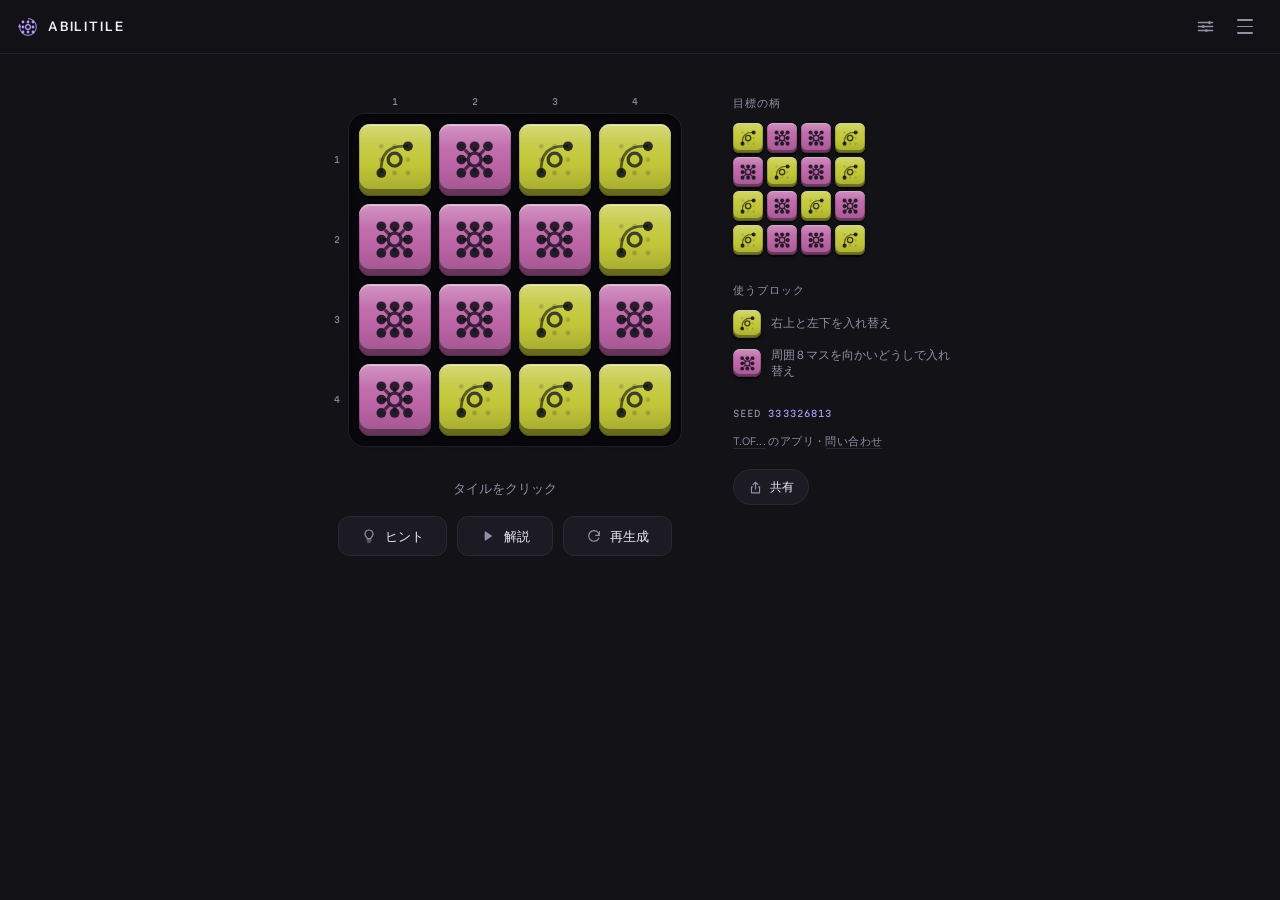
<file: index.html>
<!DOCTYPE html>
<html lang="ja">
<head>
<meta charset="UTF-8">
<script>/* sora3141.github.io から移ってきた記録を受け取る。ponytail: 2027-09 ごろに消す */
(function(){var m=location.hash.match(/^#tof-move=([^&]*)&?(.*)$/);if(!m)return;
try{var d=JSON.parse(decodeURIComponent(m[1]));for(var k in d)if(localStorage.getItem(k)===null)localStorage.setItem(k,d[k]);}catch(e){}
history.replaceState(null,'',location.pathname+location.search+(m[2]?'#'+m[2]:''));})();</script>
<meta name="viewport" content="width=device-width, initial-scale=1, viewport-fit=cover">
<meta name="theme-color" content="#131217">
<meta name="description" content="絵柄が能力を表すパズル。押すとその絵柄の効果が発動し、能力はブロックに付いて一緒に動く。">
<title>ABILITILE — 能力を持ったブロックのパズル</title>

<!-- アプリとしてインストールできるようにする（Chrome の「アプリをインストール」、iPhone の「ホーム画面に追加」） -->
<meta name="apple-mobile-web-app-capable" content="yes">
<meta name="mobile-web-app-capable" content="yes">
<meta name="apple-mobile-web-app-title" content="ABILITILE">
<link rel="manifest" href="./manifest.webmanifest">
<link rel="icon" href="./icons/icon.svg" type="image/svg+xml">
<link rel="icon" type="image/png" sizes="32x32" href="./icons/favicon-32.png">
<link rel="apple-touch-icon" href="./icons/apple-touch-icon.png">

<!-- 共有したときのカード -->
<meta property="og:type" content="website">
<meta property="og:site_name" content="ABILITILE">
<meta property="og:title" content="ABILITILE — 能力を持ったブロックのパズル">
<meta property="og:description" content="絵柄が能力を表すパズル。押すとその絵柄の効果が発動し、能力はブロックに付いて一緒に動く。">
<meta property="og:url" content="https://t-of.github.io/glyph-shift/">
<meta property="og:image" content="https://t-of.github.io/glyph-shift/icons/og.png">
<meta property="og:image:width" content="1200">
<meta property="og:image:height" content="630">
<meta property="og:locale" content="ja_JP">
<meta name="twitter:card" content="summary_large_image">

<link rel="preconnect" href="https://fonts.googleapis.com">
<link rel="preconnect" href="https://fonts.gstatic.com" crossorigin>
<link rel="stylesheet" href="https://fonts.googleapis.com/css2?family=Instrument+Sans:wght@400;500;600&family=Martian+Mono:wght@400;600&display=swap">
<!-- webapp-kit を先に読み、色（--wak-*）は style.css で上書きする -->
<link rel="stylesheet" href="./webapp-kit/webapp-kit.css">
<link rel="stylesheet" href="./style.css">
</head>
<body>
  <header class="rail">
    <div class="mark">
      <svg viewBox="0 0 24 24" fill="none" stroke="currentColor" aria-hidden="true">
        <circle cx="6" cy="6" r="1.7" fill="currentColor" stroke="none"/>
        <circle cx="12" cy="6" r="1.7" fill="currentColor" stroke="none"/>
        <circle cx="18" cy="6" r="1.7" fill="currentColor" stroke="none"/>
        <circle cx="18" cy="12" r="1.7" fill="currentColor" stroke="none"/>
        <circle cx="18" cy="18" r="1.7" fill="currentColor" stroke="none"/>
        <circle cx="12" cy="18" r="1.7" fill="currentColor" stroke="none"/>
        <circle cx="6" cy="18" r="1.7" fill="currentColor" stroke="none"/>
        <circle cx="6" cy="12" r="1.7" fill="currentColor" stroke="none"/>
        <path d="M12 2 A10 10 0 1 1 2 12" stroke-width="1.4" opacity=".8"/>
        <polygon points="2,7.8 0.1,12.2 3.9,12.2" fill="currentColor" stroke="none"/>
        <circle cx="12" cy="12" r="2.9" stroke-width="1.5"/>
      </svg>
      <span class="wordmark">ABILITILE</span>
    </div>

    <div class="rail-actions">
      <button id="setupBtn" class="icon" type="button" aria-expanded="false" aria-controls="setup" aria-label="盤面の設定を開く" title="盤面の設定">
        <svg viewBox="0 0 24 24" fill="none" stroke="currentColor" stroke-width="1.8" stroke-linecap="round">
          <path d="M3 7h12M19 7h2M3 12h4M11 12h10M3 17h8M15 17h6"/>
          <circle cx="17" cy="7" r="2" fill="currentColor" stroke="none"/>
          <circle cx="9" cy="12" r="2" fill="currentColor" stroke="none"/>
          <circle cx="13" cy="17" r="2" fill="currentColor" stroke="none"/>
        </svg>
      </button>
      <button id="menuBtn" class="icon menu-btn" type="button" aria-expanded="false" aria-controls="panel" aria-label="遊び方と設定を開く" title="遊び方と設定">
        <span></span><span></span><span></span>
      </button>
    </div>
  </header>

  <div class="panel-backdrop" id="panelBackdrop" hidden></div>

  <aside class="panel" id="setup" aria-hidden="true" aria-label="盤面の設定">
    <div class="panel-head">
      <h2>盤面の設定</h2>
      <button id="setupClose" class="panel-close" type="button" aria-label="閉じる">&times;</button>
    </div>
    <div class="setup-body">
      <label class="switch">
        <input type="checkbox" id="customChk">
        <span>カスタム</span>
        <span class="switch-note">盤を長方形にして、使うブロックも自分で選ぶ</span>
      </label>

      <div class="field" id="plainSize">
        <span class="label">サイズ</span>
        <div class="seg" id="sizeSeg" role="group" aria-label="盤のサイズ"></div>
      </div>
      <div class="field" id="plainTypes">
        <span class="label">ブロック数</span>
        <div class="seg" id="typeSeg" role="group" aria-label="ブロック数"></div>
        <p class="note" id="typeNote"></p>
      </div>

      <div class="field" id="customSize" hidden>
        <span class="label">一辺</span>
        <div class="seg" id="sideA" role="group" aria-label="辺の長さ"></div>
        <span class="label spaced">もう一辺</span>
        <div class="seg" id="sideB" role="group" aria-label="もう一方の辺の長さ"></div>
        <p class="note" id="sizeNote"></p>
      </div>
      <div class="field" id="customBlocks" hidden>
        <span class="label">使うブロック</span>
        <div class="picker" id="blockPicker"></div>
        <p class="note" id="pickNote"></p>
      </div>
      <div class="field">
        <span class="label">SEED</span>
        <input id="seedIn" type="text" inputmode="numeric" placeholder="空ならランダム" aria-label="SEED">
        <p class="note">同じ SEED を入れると、同じ盤面がもう一度出ます。</p>
      </div>
    </div>
    <button id="createBtn" class="primary wide" type="button">この設定で作成</button>
  </aside>

  <aside class="panel" id="panel" aria-hidden="true" aria-label="遊び方と設定">
    <div class="panel-head">
      <h2>遊び方と設定</h2>
      <button id="panelClose" class="panel-close" type="button" aria-label="閉じる">&times;</button>
    </div>

    <div class="panel-tabs" id="panelTabs" role="tablist" aria-label="表示を切り替える"></div>

    <section class="panel-sec" id="secRule" role="tabpanel" aria-labelledby="tabRule" tabindex="0">
      <ol class="howto">
        <li>絵柄がそのタイルの<strong>能力</strong>。押すと発動し、能力はタイルに付いて一緒に動く。</li>
        <li>使ったタイル自身は動かない。動くのはまわりのマス。</li>
        <li>回転は<strong>長押し</strong>（右クリックでも可）で<strong>逆回り</strong>。</li>
        <li>盤の端はつながっていない。効果が盤の外に出る位置では<strong>使えない</strong>。</li>
        <li><strong>目標の柄</strong>と同じ並びにすればクリア。同じ絵柄どうしは入れ替え可能。</li>
      </ol>
      <p class="howto-note">手数は差し引きで数える。回転を 3 回押して元に戻れば 0 手、
        逆回りに 1 つぶんなら 1 手。</p>
    </section>

    <section class="panel-sec" id="secBlock" role="tabpanel" aria-labelledby="tabBlock" tabindex="0" hidden>
      <details class="howto-more">
        <summary>絵柄の読み方</summary>
        <ul id="glyphLegend"></ul>
      </details>
      <p class="label panel-sub" id="blockTotal"></p>
      <div class="panel-body" id="panelBody"></div>
    </section>

    <section class="panel-sec" id="secConfig" role="tabpanel" aria-labelledby="tabConfig" tabindex="0" hidden>
      <div class="field">
        <span class="label">絵柄</span>
        <div class="glyph-seg" id="glyphSeg" role="group" aria-label="絵柄の描き方"></div>
        <p class="note">同じブロックを別の描き方で表します。選ぶとすぐ切り替わり、盤面はそのままです。</p>
      </div>
      <label class="switch sound-switch">
        <input type="checkbox" id="soundChk" checked>
        <span>効果音</span>
        <span class="switch-note">押したとき・揃ったとき・完成したときに短い音が鳴る</span>
      </label>
    </section>
  </aside>

  <main class="stage">
    <section class="play">
      <div class="board-frame">
        <div class="ruler ruler-x" id="rulerX" aria-hidden="true"></div>
        <div class="ruler ruler-y" id="rulerY" aria-hidden="true"></div>
        <div class="well">
          <div class="grid" id="grid"></div>
        </div>
      </div>

      <p class="message" id="log">タイルを押して動かす</p>

      <div class="actions">
        <button id="hintBtn" class="action" type="button" aria-label="次に押すブロックを教える">
          <svg viewBox="0 0 24 24" fill="none" stroke="currentColor" stroke-width="1.7" stroke-linecap="round" stroke-linejoin="round">
            <path d="M9 18h6M10 21h4"/>
            <path d="M12 3a6 6 0 0 0-3.6 10.8c.5.4.8 1 .9 1.7l.1.5h5.2l.1-.5c.1-.7.4-1.3.9-1.7A6 6 0 0 0 12 3z"/>
          </svg>
          ヒント
        </button>
        <button id="solveBtn" class="action" type="button" aria-label="解説を見る（自動で揃える）">
          <svg viewBox="0 0 24 24" fill="none" stroke="currentColor" stroke-width="1.9" stroke-linecap="round" stroke-linejoin="round">
            <path d="M7 5.9v12.2a.9.9 0 0 0 1.4.75l9.1-6.1a.9.9 0 0 0 0-1.5L8.4 5.15A.9.9 0 0 0 7 5.9z" fill="currentColor" stroke="none"/>
          </svg>
          解説
        </button>
        <button id="newBtn" class="action" type="button" aria-label="同じ設定で新しい盤面を作る">
          <svg viewBox="0 0 24 24" fill="none" stroke="currentColor" stroke-width="1.8" stroke-linecap="round" stroke-linejoin="round">
            <path d="M20 11a8 8 0 1 0-.6 4"/>
            <path d="M20 5.5V11h-5.5"/>
          </svg>
          再生成
        </button>
      </div>
    </section>

    <aside class="side">
      <section class="card">
        <h2 class="label">目標の柄</h2>
        <div class="grid mini" id="goalGrid"></div>
      </section>
      <section class="card">
        <h2 class="label">使うブロック</h2>
        <ul class="legend" id="legend"></ul>
      </section>
      <p class="seed">SEED <code id="seedOut">-</code></p>
      <p class="credit"><a href="/">T.OF...</a> のアプリ・<a href="https://t-of.github.io/contact/">問い合わせ</a></p>
      <div class="kit">
        <button class="kit-btn" type="button" data-wak="install" hidden>
          <svg viewBox="0 0 24 24" fill="none" stroke="currentColor" stroke-width="1.8" stroke-linecap="round" stroke-linejoin="round" aria-hidden="true">
            <rect x="4" y="4" width="16" height="16" rx="4"/><path d="M12 8.5v7M8.5 12h7"/>
          </svg>
          アプリにする
        </button>
        <button class="kit-btn" type="button" data-wak="share">
          <svg viewBox="0 0 24 24" fill="none" stroke="currentColor" stroke-width="1.8" stroke-linecap="round" stroke-linejoin="round" aria-hidden="true">
            <path d="M12 3.5v11M8 7.5l4-4 4 4M7 11H5.5v9.5h13V11H17"/>
          </svg>
          共有
        </button>
      </div>
    </aside>
  </main>

  <div class="modal" id="confirmOverlay" hidden>
    <div class="modal-card">
      <h2 id="confirmTitle">自動で揃える</h2>
      <p id="confirmText">盤面が動いて目標の柄まで揃います。<br>この盤面は自分で解けなくなります。</p>
      <div class="modal-row">
        <button id="confirmNo" class="ghost-btn" type="button">やめる</button>
        <button id="confirmYes" class="primary" type="button">揃える</button>
      </div>
    </div>
  </div>

  <div class="auto-bar" id="autoBar" hidden>
    <div class="transport" role="group" aria-label="解説の再生">
      <button id="autoBack" type="button" aria-label="一手戻す" title="一手戻す">
        <svg viewBox="0 0 24 24" aria-hidden="true">
          <rect x="5" y="5.5" width="2.6" height="13" rx="1.1"/>
          <path d="M19.5 6.4v11.2a.9.9 0 0 1-1.4.75l-8.4-5.6a.9.9 0 0 1 0-1.5l8.4-5.6a.9.9 0 0 1 1.4.75z"/>
        </svg>
      </button>
      <button id="autoPlay" type="button" aria-label="一時停止" title="一時停止">
        <svg viewBox="0 0 24 24" aria-hidden="true" class="ic-pause">
          <rect x="7.6" y="5.5" width="3.4" height="13" rx="1.3"/>
          <rect x="13" y="5.5" width="3.4" height="13" rx="1.3"/>
        </svg>
        <svg viewBox="0 0 24 24" aria-hidden="true" class="ic-play">
          <path d="M7.5 5.9v12.2a.9.9 0 0 0 1.4.75l9.1-6.1a.9.9 0 0 0 0-1.5L8.9 5.15a.9.9 0 0 0-1.4.75z"/>
        </svg>
      </button>
      <button id="autoNext" type="button" aria-label="一手進む" title="一手進む">
        <svg viewBox="0 0 24 24" aria-hidden="true">
          <path d="M4.5 6.4v11.2a.9.9 0 0 0 1.4.75l8.4-5.6a.9.9 0 0 0 0-1.5L5.9 5.65a.9.9 0 0 0-1.4.75z"/>
          <rect x="16.4" y="5.5" width="2.6" height="13" rx="1.1"/>
        </svg>
      </button>
    </div>
    <span id="autoText">揃えています…</span>
    <button id="autoStop" class="auto-quit" type="button">やめる</button>
  </div>

  <script src="./sound.js"></script>
  <script src="./patterns.js"></script>
  <script src="./glyphs.js"></script>
  <script src="./solver.js"></script>
  <script src="./script.js"></script>
  <script src="./webapp-kit/webapp-kit.js"></script>
  <script>
    // Service Worker はインストールの条件であり、通信が無くても遊べるようにするもの。
    // file:// で開いたときは登録できないので、その場合は黙って見送る。
    if ('serviceWorker' in navigator
        && (location.protocol === 'https:' || location.hostname === 'localhost')) {
      addEventListener('load', () => navigator.serviceWorker.register('./sw.js').catch(() => {}));
    }
  </script>
</body>
</html>
</file>
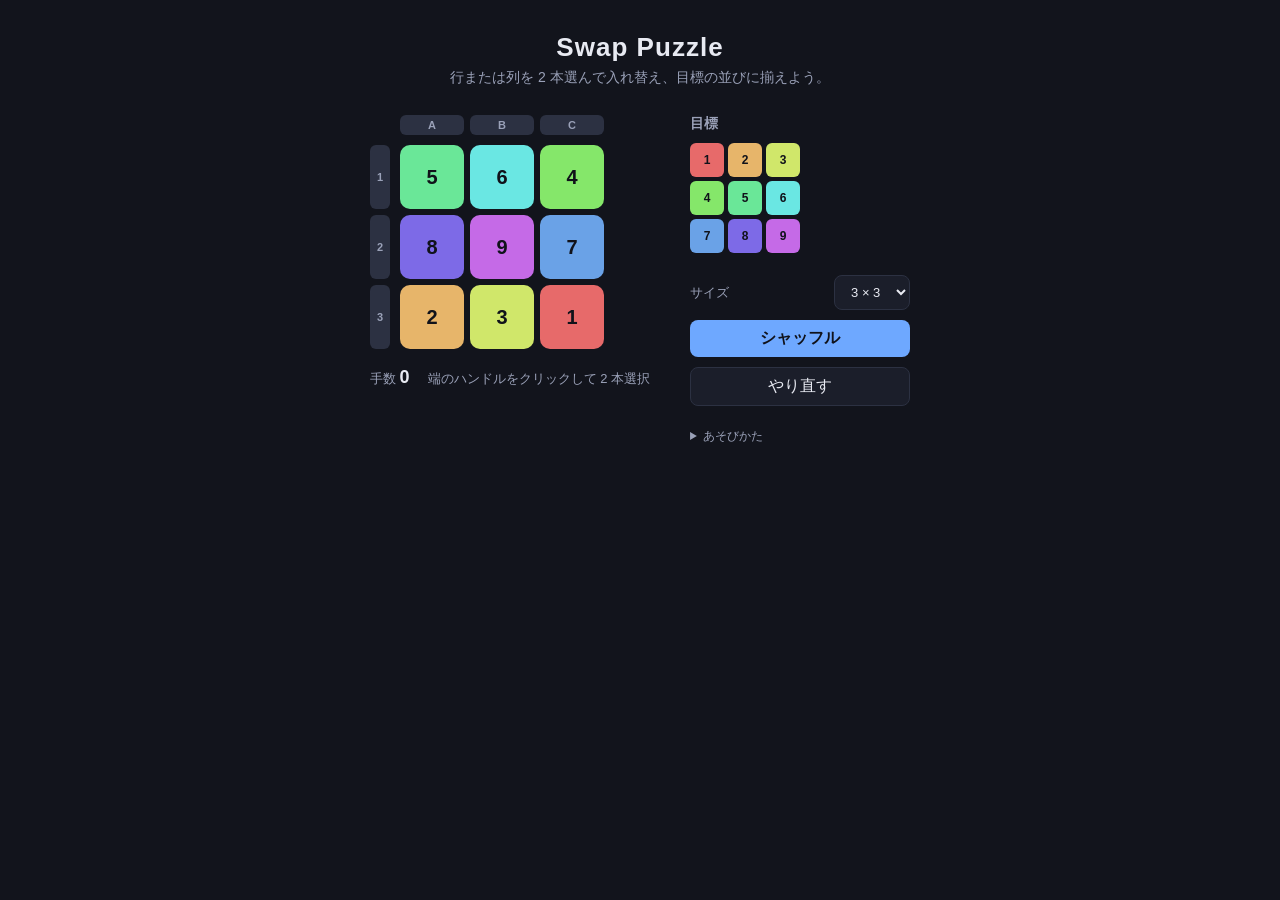
<file: archive/swap-puzzle/index.html>
<!DOCTYPE html>
<html lang="ja">
<head>
<meta charset="UTF-8">
<meta name="viewport" content="width=device-width, initial-scale=1">
<title>Swap Puzzle</title>
<link rel="stylesheet" href="style.css">
</head>
<body>
  <header>
    <h1>Swap Puzzle</h1>
    <p class="lead">行または列を 2 本選んで入れ替え、目標の並びに揃えよう。</p>
  </header>

  <main>
    <section class="board-area">
      <div class="board-wrap">
        <!-- 列ハンドル -->
        <div class="handles handles-col" id="colHandles"></div>
        <!-- 行ハンドル -->
        <div class="handles handles-row" id="rowHandles"></div>
        <div class="board" id="board"></div>
      </div>

      <div class="status">
        <span class="moves">手数 <strong id="moves">0</strong></span>
        <span class="hint" id="hint">端のハンドルをクリックして 2 本選択</span>
      </div>
    </section>

    <aside class="side">
      <div class="goal-box">
        <h2>目標</h2>
        <div class="board goal" id="goal"></div>
      </div>

      <div class="controls">
        <label>
          サイズ
          <select id="size">
            <option value="3" selected>3 × 3</option>
            <option value="4">4 × 4</option>
            <option value="5">5 × 5</option>
          </select>
        </label>
        <button id="shuffle">シャッフル</button>
        <button id="reset" class="ghost">やり直す</button>
      </div>

      <details class="rules">
        <summary>あそびかた</summary>
        <ul>
          <li>盤の上（列）か左（行）のハンドルをクリックして 1 本目を選択。</li>
          <li>同じ向きのもう 1 本をクリックすると、その 2 本が丸ごと入れ替わる。</li>
          <li>同じハンドルをもう一度押すと選択解除。</li>
          <li>目標と同じ並びになればクリア。</li>
        </ul>
      </details>
    </aside>
  </main>

  <div class="clear-overlay" id="clearOverlay" hidden>
    <div class="clear-card">
      <h2>クリア！</h2>
      <p><strong id="clearMoves">0</strong> 手でそろえました</p>
      <button id="again">もう一度</button>
    </div>
  </div>

  <script src="script.js"></script>
</body>
</html>
</file>
<file: webapp-kit/webapp-kit.css>
/*
 * webapp-kit の見た目。色は CSS 変数で上書きできる:
 *   :root { --wak-bg: #fff; --wak-fg: #111; --wak-accent: #0a84ff; }
 */
:root {
  --wak-bg: #12162b;
  --wak-fg: #eef0fa;
  --wak-muted: #9aa0bf;
  --wak-line: rgba(160, 175, 255, 0.18);
  --wak-accent: #4fd6e8;
  --wak-accent-fg: #04111a;
  --wak-radius: 20px;
  --wak-font: inherit;
}

/* スマホのダブルタップ拡大を止める（ピンチは使える）。子にも効く */
html { touch-action: manipulation; }

/* hidden 属性を確実に効かせる（display を指定したボタンでも隠れるように） */
[data-wak][hidden] { display: none !important; }

.wak-guide {
  position: fixed;
  inset: 0;
  z-index: 2147483000;
  display: flex;
  align-items: flex-end;
  justify-content: center;
  padding: 16px 16px max(16px, env(safe-area-inset-bottom));
  background: rgba(0, 0, 0, 0);
  transition: background 0.25s;
  font-family: var(--wak-font);
}
.wak-guide.wak-open { background: rgba(0, 0, 0, 0.5); }
.wak-sheet {
  width: min(420px, 100%);
  padding: 22px 22px 18px;
  border: 1px solid var(--wak-line);
  border-radius: var(--wak-radius);
  background: var(--wak-bg);
  color: var(--wak-fg);
  box-shadow: 0 30px 80px -20px rgba(0, 0, 0, 0.7);
  transform: translateY(24px);
  opacity: 0;
  transition: transform 0.3s cubic-bezier(0.2, 0.8, 0.2, 1), opacity 0.25s;
}
.wak-open .wak-sheet { transform: none; opacity: 1; }
@media (min-width: 700px) {
  .wak-guide { align-items: center; }
}
.wak-title { margin: 0 0 14px; font-size: 18px; font-weight: 700; }
.wak-steps {
  margin: 0;
  padding: 0;
  list-style: none;
  display: grid;
  gap: 12px;
  font-size: 14px;
  line-height: 1.6;
}
.wak-steps li { display: grid; grid-template-columns: 34px 1fr; gap: 12px; align-items: center; }
.wak-steps b { color: var(--wak-fg); }
.wak-steps span:last-child { color: var(--wak-muted); }
.wak-icon {
  width: 34px;
  height: 34px;
  display: grid;
  place-items: center;
  border-radius: 10px;
  background: color-mix(in srgb, var(--wak-accent) 16%, transparent);
  color: var(--wak-accent);
}
.wak-icon svg {
  width: 20px;
  height: 20px;
  fill: none;
  stroke: currentColor;
  stroke-width: 1.8;
  stroke-linecap: round;
  stroke-linejoin: round;
}
.wak-icon circle { fill: currentColor; stroke: none; }
.wak-dot::after { content: ''; width: 6px; height: 6px; border-radius: 50%; background: currentColor; }
.wak-close {
  width: 100%;
  margin-top: 18px;
  padding: 12px;
  border: 0;
  border-radius: 999px;
  background: var(--wak-accent);
  color: var(--wak-accent-fg);
  font: inherit;
  font-size: 15px;
  font-weight: 700;
  cursor: pointer;
}

.wak-toast {
  position: fixed;
  left: 50%;
  bottom: max(24px, calc(env(safe-area-inset-bottom) + 12px));
  z-index: 2147483001;
  padding: 10px 18px;
  border: 1px solid var(--wak-line);
  border-radius: 999px;
  background: var(--wak-bg);
  color: var(--wak-fg);
  font-family: var(--wak-font);
  font-size: 14px;
  box-shadow: 0 12px 30px -10px rgba(0, 0, 0, 0.6);
  transform: translate(-50%, 20px);
  opacity: 0;
  pointer-events: none;
  transition: transform 0.3s cubic-bezier(0.2, 0.8, 0.2, 1), opacity 0.25s;
}
.wak-toast.wak-open { transform: translate(-50%, 0); opacity: 1; }
</file>
<file: style.css>
/* ===========================================================
   ABILITILE
   盤面に彩度の高いタイルが並ぶので、まわりの UI は色を持たない。
   色はタイルに全部持たせ、地・枠・文字はニュートラルに徹する。
   アクセントの菫色はタイルの色相（0〜215）に無い帯なので衝突しない。
   =========================================================== */

:root {
  --ground: #131217;      /* 地。青黒ではなく温かみのある黒 */
  --panel: #1c1a22;       /* 持ち上がった面 */
  --well: #0a090e;        /* 盤の窪み。地より暗くして沈ませる */
  --line: #2b2833;
  --line-soft: #211f28;
  --text: #efecf5;
  --dim: #948fa6;         /* 補助文字。アクセント寄りに色味を振る */
  --accent: #b39cff;
  --accent-ink: #17131f;
  --warn: #ffcf5c;

  --cell: 72px;
  --gap: 8px;
  /* 上のレールの高さ。画面上端の切り欠きぶん（safe-area）を足して、下の要素もそれに合わせて下げる */
  --rail-h: calc(54px + env(safe-area-inset-top));
  --boardw: calc(var(--nx, 4) * var(--cell) + (var(--nx, 4) - 1) * var(--gap));

  --ui: "Instrument Sans", -apple-system, BlinkMacSystemFont, "Hiragino Sans", "Noto Sans JP", sans-serif;
  --mono: "Martian Mono", ui-monospace, SFMono-Regular, Menlo, monospace;

  /* webapp-kit（インストールの案内・コピーの知らせ）もこのアプリの色で出す */
  --wak-bg: var(--panel);
  --wak-fg: var(--text);
  --wak-muted: var(--dim);
  --wak-line: var(--line);
  --wak-accent: var(--accent);
  --wak-accent-fg: var(--accent-ink);
  --wak-radius: 16px;
  --wak-font: var(--ui);
}

* { box-sizing: border-box; }

/* Safari 26 は上下のバーの色を html から取るので、body と同じ地を塗っておく */
html { background: var(--ground); }

body {
  margin: 0;
  padding: calc(var(--rail-h) + 40px) 24px 72px;
  background: var(--ground);
  color: var(--text);
  font-family: var(--ui);
  font-size: 14px;
  line-height: 1.7;
  -webkit-font-smoothing: antialiased;
  -webkit-tap-highlight-color: transparent;
}

/* 小さな見出しラベル。欧文は等幅＋広い字間で計器らしく、
   和文は等幅が効かず字間だけ広がって読みにくいので、少し大きく締めて使う。 */
.label {
  display: block;
  margin: 0 0 11px;
  font-family: var(--mono);
  font-size: 10.5px;
  font-weight: 400;
  letter-spacing: .1em;
  text-transform: uppercase;
  color: var(--dim);
}

/* ---- 上部のレール ---- */
.rail {
  position: fixed;
  inset: 0 0 auto 0;
  z-index: 60;
  height: var(--rail-h);
  display: flex;
  align-items: center;
  justify-content: space-between;
  gap: 16px;
  padding: env(safe-area-inset-top) max(18px, env(safe-area-inset-right)) 0 max(18px, env(safe-area-inset-left));
  background: rgba(19, 18, 23, .86);
  backdrop-filter: blur(12px);
  border-bottom: 1px solid var(--line-soft);
}

.mark { display: flex; align-items: center; gap: 10px; color: var(--accent); }
.mark svg { width: 20px; height: 20px; display: block; }
.wordmark {
  font-family: var(--ui);
  font-size: 13px;
  font-weight: 600;
  letter-spacing: .14em;
  text-transform: uppercase;
  color: var(--text);
}

.rail-actions { display: flex; align-items: center; gap: 6px; }

.icon {
  width: 34px;
  height: 34px;
  padding: 0;
  display: grid;
  align-content: center;
  justify-items: center;
  gap: 5px;
  background: none;
  border: none;
  border-radius: 9px;
  color: var(--dim);
  cursor: pointer;
  transition: color .15s ease, background .15s ease;
}
.icon svg { width: 19px; height: 19px; display: block; }
.icon:hover { color: var(--text); background: var(--panel); }
.icon:focus-visible { outline: 2px solid var(--accent); outline-offset: 2px; }
.icon[aria-expanded="true"] { color: var(--accent-ink); background: var(--accent); }

.menu-btn span {
  display: block;
  width: 16px;
  height: 1.8px;
  border-radius: 1px;
  background: currentColor;
  transition: transform .22s ease, opacity .22s ease;
}
.menu-btn[aria-expanded="true"] span:nth-child(1) { transform: translateY(6.8px) rotate(45deg); }
.menu-btn[aria-expanded="true"] span:nth-child(2) { opacity: 0; }
.menu-btn[aria-expanded="true"] span:nth-child(3) { transform: translateY(-6.8px) rotate(-45deg); }

/* ---- 盤面 ---- */
.stage {
  display: flex;
  gap: 52px;
  justify-content: center;
  align-items: flex-start;
  flex-wrap: wrap;
}

.play { display: flex; flex-direction: column; align-items: center; }

/* 目盛り付きの枠。ヒントが「3 列目・4 行目」と言うので、目盛りは機能。 */
.board-frame {
  display: grid;
  grid-template-columns: 16px auto;
  grid-template-rows: 16px auto;
  gap: 4px;
}
.ruler { display: grid; font-family: var(--mono); font-size: 8.5px; color: var(--dim); }
.ruler span { display: grid; place-items: center; }
.ruler-x {
  grid-column: 2; grid-row: 1;
  grid-template-columns: repeat(var(--nx), 1fr);
  gap: var(--gap);
  padding: 0 10px;
}
.ruler-y {
  grid-column: 1; grid-row: 2;
  grid-template-rows: repeat(var(--ny), 1fr);
  gap: var(--gap);
  padding: 10px 0;
}

.well {
  grid-column: 2; grid-row: 2;
  padding: 10px;
  border-radius: 16px;
  background: var(--well);
  /* 輪郭は box-shadow で描く。border にすると幅が増えて目盛りとずれるため。 */
  box-shadow: 0 0 0 1px var(--line-soft), inset 0 2px 7px rgba(0, 0, 0, .65);
}

.grid {
  display: grid;
  grid-template-columns: repeat(var(--nx), var(--cell));
  grid-template-rows: repeat(var(--ny), var(--cell));
  gap: var(--gap);
}

.slot { position: relative; border-radius: 11px; background: #17151d; }

/* 立体のタイル。厚み（下側の濃い縁）＋上端のハイライト＋台からの浮き。絵柄はそのまま見せる。 */
.tile {
  position: absolute;
  inset: 0;
  border-radius: 11px;
  display: grid;
  place-items: center;
  cursor: pointer;
  user-select: none;
  -webkit-touch-callout: none;
  touch-action: manipulation;
  box-shadow:
    inset 0 -7px 0 rgba(0, 0, 0, .38),
    inset 0 2px 0 rgba(255, 255, 255, .4),
    inset 0 0 0 1px rgba(0, 0, 0, .18),
    0 3px 0 rgba(0, 0, 0, .5),
    0 5px 8px rgba(0, 0, 0, .35);
  transition: box-shadow .15s ease, filter .12s ease;
}
/* 上からの柔らかい光。絵柄を隠さないよう控えめに、押せない */
.tile::before {
  content: "";
  position: absolute;
  inset: 0;
  border-radius: inherit;
  background: linear-gradient(180deg, rgba(255, 255, 255, .32) 0%, rgba(255, 255, 255, .08) 32%, rgba(255, 255, 255, 0) 55%, rgba(0, 0, 0, .16) 100%);
  pointer-events: none;
}
.tile svg { width: 74%; height: 74%; display: block; position: relative; }
@media (hover: hover) {
  .tile:hover {
    box-shadow:
      inset 0 -7px 0 rgba(0, 0, 0, .38),
      inset 0 2px 0 rgba(255, 255, 255, .4),
      inset 0 0 0 2px rgba(255, 255, 255, .72),
      0 3px 0 rgba(0, 0, 0, .5),
      0 6px 10px rgba(0, 0, 0, .4);
  }
}
/* 押すと沈む見た目。タイルは WAAPI で transform を動かすことがあるので、
   沈みは box-shadow と明るさだけで表す（translateY は使わない）。 */
.tile:active:not(.off):not(.blank) {
  box-shadow:
    inset 0 -3px 0 rgba(0, 0, 0, .3),
    inset 0 2px 4px rgba(0, 0, 0, .35),
    inset 0 0 0 1px rgba(0, 0, 0, .18);
  filter: brightness(.92);
}
.tile:active:not(.off):not(.blank)::before { opacity: .5; }
.tile.off { cursor: not-allowed; }
.tile.off:active { filter: none; }
/* 能力を持たないマス。位置のせいではないので暗くはしない（地の色がもう暗い） */
.tile.blank { cursor: not-allowed; }
.tile.blank:active { filter: none; }

/* 発動した合図 */
.slot.fired::after {
  content: "";
  position: absolute;
  inset: -5px;
  border-radius: 15px;
  box-shadow: 0 0 0 2px var(--accent);
  animation: fade .55s ease forwards;
  pointer-events: none;
}
.slot.fired.back::after { box-shadow: 0 0 0 2px var(--warn); }
@keyframes fade { from { opacity: 1; } to { opacity: 0; } }

/* 次に押すマス */
.slot.hinted::before {
  content: "";
  position: absolute;
  inset: -6px;
  border-radius: 17px;
  box-shadow: 0 0 0 2.5px var(--accent), 0 0 22px 5px rgba(179, 156, 255, .45);
  animation: hintPulse 1s ease-in-out infinite;
  pointer-events: none;
  z-index: 3;
}
@keyframes hintPulse { 0%, 100% { opacity: .1; } 50% { opacity: 1; } }

.grid.cleared { animation: clearedGlow .9s ease; }
@keyframes clearedGlow {
  0% { filter: brightness(1); }
  30% { filter: brightness(1.4); }
  100% { filter: brightness(1); }
}

/* ---- 盤の下 ---- */
.message {
  width: 100%;
  max-width: calc(var(--boardw) + 20px);
  min-height: 42px;
  margin: 22px 0 0;
  display: flex;
  align-items: center;
  justify-content: center;
  text-align: center;
  font-size: 12.5px;
  color: var(--dim);
  line-height: 1.6;
}
.message.done { color: var(--accent); font-weight: 600; }

.actions { display: flex; gap: 10px; margin-top: 6px; }
.action {
  display: inline-flex;
  align-items: center;
  gap: 8px;
  padding: 11px 22px;
  font: 500 13px/1 var(--ui);
  color: var(--text);
  background: var(--panel);
  border: 1px solid var(--line);
  border-radius: 11px;
  cursor: pointer;
  transition: border-color .15s ease, color .15s ease, background .15s ease;
}
.action svg { width: 16px; height: 16px; color: var(--dim); transition: color .15s ease; }
.action:hover { border-color: var(--accent); color: var(--text); }
.action:hover svg { color: var(--accent); }
.action:focus-visible { outline: 2px solid var(--accent); outline-offset: 2px; }

/* ---- 右の欄 ---- */
.side { width: 218px; display: flex; flex-direction: column; gap: 26px; }
.card { margin: 0; }

.mini { --cell: var(--mini-cell, 30px); --gap: 4px; }
.mini .slot { border-radius: 6px; background: none; }
/* 小さいタイルなので、厚みと影は本盤より弱める（潰れて見えないように） */
.mini .tile {
  border-radius: 6px;
  cursor: default;
  box-shadow:
    inset 0 -3px 0 rgba(0, 0, 0, .35),
    inset 0 1px 0 rgba(255, 255, 255, .35),
    inset 0 0 0 1px rgba(0, 0, 0, .18),
    0 2px 0 rgba(0, 0, 0, .45),
    0 2px 4px rgba(0, 0, 0, .3);
}
.mini .tile::before { background: linear-gradient(180deg, rgba(255, 255, 255, .28) 0%, rgba(255, 255, 255, .06) 32%, rgba(255, 255, 255, 0) 55%, rgba(0, 0, 0, .14) 100%); }
.mini .tile:hover { box-shadow: inset 0 -3px 0 rgba(0, 0, 0, .35), inset 0 1px 0 rgba(255, 255, 255, .35), inset 0 0 0 1px rgba(0, 0, 0, .18), 0 2px 0 rgba(0, 0, 0, .45), 0 2px 4px rgba(0, 0, 0, .3); }

.legend { list-style: none; margin: 0; padding: 0; display: flex; flex-direction: column; gap: 9px; }
.legend li { display: flex; align-items: center; gap: 10px; font-size: 11.5px; line-height: 1.45; color: var(--dim); }
.legend .chip { width: 28px; height: 28px; flex: none; border-radius: 7px; display: grid; place-items: center; position: relative; }
.legend .chip svg { width: 74%; height: 74%; display: block; position: relative; }

/* 使うブロックの一覧・目標の柄・凡例のミニタイルにも同じ立体感を、小さいぶん弱めて付ける */
.legend .chip, .blk .chip {
  box-shadow:
    inset 0 -3px 0 rgba(0, 0, 0, .35),
    inset 0 1px 0 rgba(255, 255, 255, .35),
    inset 0 0 0 1px rgba(0, 0, 0, .18),
    0 2px 0 rgba(0, 0, 0, .45),
    0 2px 4px rgba(0, 0, 0, .3);
}
.legend .chip::before, .blk .chip::before {
  content: "";
  position: absolute;
  inset: 0;
  border-radius: inherit;
  background: linear-gradient(180deg, rgba(255, 255, 255, .28) 0%, rgba(255, 255, 255, .06) 32%, rgba(255, 255, 255, 0) 55%, rgba(0, 0, 0, .14) 100%);
  pointer-events: none;
}

.seed { margin: 0; font-family: var(--mono); font-size: 9px; letter-spacing: .12em; color: var(--dim); text-transform: uppercase; }
.seed code { font-family: inherit; color: var(--accent); }

/* 制作元（ポータル）へのリンク。盤から離れた欄の末尾に小さく置く */
.credit { margin: -14px 0 0; font-size: 10.5px; color: var(--dim); letter-spacing: .04em; }
.credit a { color: var(--dim); text-decoration: underline; text-underline-offset: 3px; text-decoration-color: var(--line); }
.credit a:hover { color: var(--text); text-decoration-color: var(--dim); }
.credit a:focus-visible { outline: 2px solid var(--accent); outline-offset: 2px; border-radius: 2px; }

/* 「アプリにする」「共有」（webapp-kit）。遊ぶのに要らないので、制作元の下に控えめに置く */
.kit { display: flex; flex-wrap: wrap; gap: 8px; margin-top: -8px; }
.kit-btn {
  display: inline-flex;
  align-items: center;
  gap: 7px;
  min-height: 36px;
  padding: 8px 14px;
  font: 500 12px/1 var(--ui);
  color: var(--text);
  background: var(--panel);
  border: 1px solid var(--line);
  border-radius: 999px;
  cursor: pointer;
  touch-action: manipulation;
  transition: border-color .15s ease, color .15s ease;
}
.kit-btn svg { width: 15px; height: 15px; color: var(--dim); transition: color .15s ease; }
.kit-btn:hover { border-color: var(--accent); }
.kit-btn:hover svg { color: var(--accent); }
.kit-btn:focus-visible { outline: 2px solid var(--accent); outline-offset: 2px; }

/* ---- 引き出し ---- */
.panel-backdrop { position: fixed; inset: 0; z-index: 50; background: rgba(10, 9, 13, .6); }
.panel-backdrop[hidden] { display: none; }

.panel {
  position: fixed;
  top: var(--rail-h);
  right: 0;
  z-index: 55;
  width: min(410px, 100vw);
  height: calc(100% - var(--rail-h));
  overflow-y: auto;
  overscroll-behavior: contain;
  background: var(--panel);
  border-left: 1px solid var(--line);
  padding: 24px 26px 44px;
  transform: translateX(100%);
  transition: transform .26s cubic-bezier(.3, .8, .35, 1);
  visibility: hidden;
}
.panel.open { transform: none; visibility: visible; }
.no-scroll { overflow: hidden; }

.panel-head { display: flex; align-items: center; justify-content: space-between; gap: 12px; margin-bottom: 20px; }
.panel-head h2 { margin: 0; font-size: 15px; font-weight: 600; letter-spacing: .04em; }
.panel-close {
  background: none; border: none; color: var(--dim);
  font: 400 24px/1 var(--ui); padding: 2px 6px; cursor: pointer;
}
.panel-close:hover { color: var(--text); }
.panel-close:focus-visible { outline: 2px solid var(--accent); outline-offset: 2px; }

/* パネルは「ルール」「ブロック」「設定」の 3 つ。ブロックの一覧が長いので、
   下に積まず切り替えにする。タブは上に貼り付けて、いつでも移れるようにする。 */
.panel-tabs {
  position: sticky;
  top: -24px;                 /* パネルの上余白ぶん食い込ませて、隙間から中身が覗かないようにする */
  z-index: 1;
  display: grid;
  grid-template-columns: repeat(3, 1fr);
  gap: 4px;
  margin: -6px -4px 22px;
  padding: 10px 4px;
  background: var(--panel);
}
.panel-tabs button {
  font: inherit;
  font-size: 12px;
  padding: 7px 4px;
  color: var(--dim);
  background: var(--ground);
  border: 1px solid var(--line);
  border-radius: 999px;
  cursor: pointer;
  transition: color .15s ease, background .15s ease, border-color .15s ease;
}
.panel-tabs button:hover { color: var(--text); border-color: var(--accent); }
.panel-tabs button[aria-selected="true"] {
  color: var(--accent-ink); background: var(--accent); border-color: var(--accent); font-weight: 600;
}
.panel-tabs button:focus-visible { outline: 2px solid var(--accent); outline-offset: 2px; }
.panel-sec > .field + .switch { margin-top: 22px; }
.sound-switch { padding-top: 22px; border-top: 1px solid var(--line-soft); }
.howto-note { margin: 0 0 18px; font-size: 11.5px; color: var(--dim); line-height: 1.8; }

.howto { margin: 0 0 18px; padding-left: 18px; font-size: 12.5px; color: var(--dim); line-height: 1.85; }
.howto li { margin-bottom: 4px; }
.howto strong, .howto-more strong { color: var(--text); font-weight: 600; }
.howto-more { font-size: 12px; color: var(--dim); margin-bottom: 26px; }
.howto-more summary { cursor: pointer; color: var(--text); }
.howto-more ul { padding-left: 17px; line-height: 1.8; margin: 8px 0 0; }
.panel-sub { padding-top: 18px; border-top: 1px solid var(--line-soft); }

.panel-body { display: flex; flex-direction: column; gap: 24px; }
.fam-title {
  margin: 0 0 12px;
  font-family: var(--mono);
  font-size: 10px;
  letter-spacing: .08em;
  color: var(--dim);
}
.fam-list { display: flex; flex-direction: column; gap: 16px; }
.blk { display: grid; grid-template-columns: 42px 1fr; gap: 12px; }
.blk .chip { width: 42px; height: 42px; border-radius: 10px; display: grid; place-items: center; position: relative; }
.blk .chip svg { width: 74%; height: 74%; display: block; position: relative; }
.blk-main { display: flex; flex-direction: column; gap: 5px; min-width: 0; }
.blk-name { display: flex; align-items: center; gap: 8px; flex-wrap: wrap; font-size: 12.5px; font-weight: 600; }
.blk-name .used {
  font-size: 9.5px;
  font-weight: 600;
  letter-spacing: .02em;
  padding: 3px 7px;
  border-radius: 20px;
  background: var(--accent);
  color: var(--accent-ink);
}
.blk-detail { margin: 0; font-size: 11.5px; color: var(--dim); line-height: 1.8; }
.blk-where { display: flex; align-items: center; gap: 10px; margin-top: 4px; }
.blk-map { display: grid; gap: 2px; }
.blk-map i { width: 8px; height: 8px; border-radius: 2px; background: #33303d; display: block; }
.blk-map i.on { background: var(--accent); }
.blk-where span { font-size: 10.5px; color: var(--dim); }
.blk.dim .chip, .blk.dim .blk-main { opacity: .55; }

/* ---- 設定 ---- */
.setup-body { display: flex; flex-direction: column; gap: 24px; }
.field { display: flex; flex-direction: column; }
.field input {
  width: 100%;
  padding: 10px 12px;
  font: 400 13px/1.4 var(--ui);
  background: var(--ground);
  color: var(--text);
  border: 1px solid var(--line);
  border-radius: 9px;
  cursor: text;
}
.field input:focus-visible { outline: 2px solid var(--accent); outline-offset: 1px; }
.note { margin: 8px 0 0; font-size: 11px; color: var(--dim); line-height: 1.7; }

.seg { display: flex; flex-wrap: wrap; gap: 4px; }
.seg button {
  font: 500 12px/1 var(--ui);
  border: 1px solid var(--line);
  background: var(--ground);
  color: var(--dim);
  padding: 9px 13px;
  border-radius: 8px;
  cursor: pointer;
  transition: color .12s ease, background .12s ease, border-color .12s ease;
}
.seg button:hover:not(:disabled) { color: var(--text); border-color: var(--dim); }
.seg button:disabled { opacity: .3; cursor: not-allowed; }
.seg button[aria-pressed="true"] { background: var(--accent); color: var(--accent-ink); border-color: var(--accent); font-weight: 600; }
.seg button:focus-visible { outline: 2px solid var(--accent); outline-offset: 2px; }

.primary {
  font: 600 13px/1 var(--ui);
  background: var(--accent);
  color: var(--accent-ink);
  border: none;
  border-radius: 10px;
  padding: 12px 18px;
  cursor: pointer;
  touch-action: manipulation;
}
.primary:hover { filter: brightness(1.08); }
.primary:focus-visible { outline: 2px solid var(--accent); outline-offset: 2px; }
.wide { width: 100%; margin-top: 30px; padding: 14px; }

.ghost-btn {
  font: 500 13px/1 var(--ui);
  background: var(--ground);
  color: var(--text);
  border: 1px solid var(--line);
  border-radius: 10px;
  padding: 12px 18px;
  cursor: pointer;
}
.ghost-btn:hover { border-color: var(--dim); }

/* ---- 確認 ---- */
.modal { position: fixed; inset: 0; z-index: 70; background: rgba(10, 9, 13, .78); display: grid; place-items: center; padding: 20px; }
.modal[hidden] { display: none; }
.modal-card {
  background: var(--panel);
  border: 1px solid var(--line);
  border-radius: 16px;
  padding: 30px 34px;
  max-width: 340px;
  text-align: center;
}
.modal-card h2 { margin: 0 0 10px; font-size: 15px; font-weight: 600; letter-spacing: .06em; }
.modal-card p { margin: 0 0 24px; font-size: 12.5px; color: var(--dim); line-height: 1.8; }
.modal-card strong { color: var(--text); font-weight: 600; }
.modal-row { display: flex; gap: 10px; }
.modal-row button { flex: 1; }

/* ---- 自動再生 ---- */
.auto-bar {
  position: fixed;
  left: 50%;
  bottom: calc(24px + env(safe-area-inset-bottom));
  transform: translateX(-50%);
  z-index: 45;
  display: flex;
  align-items: center;
  gap: 14px;
  padding: 9px 10px 9px 18px;
  background: var(--panel);
  border: 1px solid var(--line);
  border-radius: 999px;
  font-size: 12px;
  color: var(--dim);
  box-shadow: 0 8px 28px rgba(0, 0, 0, .45);
}
.auto-bar[hidden] { display: none; }
.auto-bar button {
  padding: 7px 14px;
  font: 500 11.5px/1 var(--ui);
  border-radius: 999px;
  background: var(--ground);
  color: var(--text);
  border: 1px solid var(--line);
  cursor: pointer;
}
.auto-bar button:hover { border-color: var(--dim); }

/* 解説の再生。戻す・再生／一時停止・進む。 */
.transport { display: flex; gap: 6px; }
.transport button {
  width: 34px; height: 34px;
  padding: 0;
  display: grid;
  place-items: center;
  border-radius: 50%;
}
.transport svg { width: 19px; height: 19px; display: block; fill: currentColor; }
#autoPlay { width: 40px; height: 40px; background: var(--accent); border-color: var(--accent); color: var(--accent-ink); }
#autoPlay:hover { border-color: var(--accent); filter: brightness(1.08); }
#autoPlay svg { width: 21px; height: 21px; }
/* 再生中は一時停止の印、止まっているときは再生の印を出す */
#autoPlay .ic-play { display: none; }
.auto-bar.paused #autoPlay .ic-pause { display: none; }
.auto-bar.paused #autoPlay .ic-play { display: block; }
.transport button:disabled { opacity: .3; cursor: not-allowed; }
.transport button:disabled:hover { border-color: var(--line); filter: none; }
.auto-bar button:focus-visible { outline: 2px solid var(--accent); outline-offset: 2px; }
.auto-quit { margin-left: 2px; }

/* ---- 狭い画面 ---- */
@media (max-width: 820px) {
  :root { --gap: 5px; }
  body { padding: calc(var(--rail-h) + 20px) max(12px, env(safe-area-inset-left)) calc(40px + env(safe-area-inset-bottom)); }

  .stage { flex-direction: column; align-items: center; gap: 30px; }

  .play { width: 100%; max-width: 520px; max-width: min(520px, calc(100dvh - 260px)); }
  .board-frame { width: 100%; grid-template-columns: 13px auto; grid-template-rows: 13px auto; }
  .well { padding: 7px; }
  .grid {
    width: 100%;
    aspect-ratio: var(--nx) / var(--ny);
    grid-template-columns: repeat(var(--nx), 1fr);
    grid-template-rows: repeat(var(--ny), 1fr);
  }
  .ruler-x { padding: 0 7px; }
  .ruler-y { padding: 7px 0; }
  .slot, .tile { border-radius: 9px; }
  .message { max-width: 100%; margin-top: 16px; min-height: 38px; }

  .side {
    width: 100%;
    max-width: 520px;
    flex-direction: row;
    flex-wrap: wrap;
    align-items: flex-start;
    gap: 22px 26px;
  }
  .card { flex: 1 1 145px; min-width: 0; }
  .mini { --cell: 22px; --gap: 3px; }
  .seed { flex-basis: 100%; }
  .kit { flex-basis: 100%; }
  .kit-btn { min-height: 40px; }

  .panel { width: 100%; padding: 20px max(18px, env(safe-area-inset-right)) calc(44px + env(safe-area-inset-bottom)) max(18px, env(safe-area-inset-left)); }
}

@media (prefers-reduced-motion: reduce) {
  * { animation-duration: .001ms !important; animation-iteration-count: 1 !important; transition-duration: .001ms !important; }
  .slot.hinted::before { animation: none; opacity: 1; }
}

/* ---- カスタム ---- */
.switch { display: grid; grid-template-columns: auto 1fr; align-items: center; gap: 4px 10px; cursor: pointer; }
.switch input { width: 16px; height: 16px; accent-color: var(--accent); cursor: pointer; margin: 0; }
.switch > span:nth-of-type(1) { font-size: 13px; font-weight: 600; }
.switch-note { grid-column: 2; font-size: 11px; color: var(--dim); line-height: 1.6; }
.field[hidden] { display: none; }

.label.spaced { margin-top: 14px; }

/* 絵柄の選択。見本そのものを押させるので、名前は添えるだけ。 */
.glyph-seg { display: grid; grid-template-columns: repeat(3, 1fr); gap: 8px; }
.glyph-seg button {
  display: grid;
  justify-items: center;
  gap: 6px;
  padding: 10px 4px 8px;
  font: inherit;
  font-size: 11px;
  color: var(--dim);
  background: var(--ground);
  border: 1px solid var(--line);
  border-radius: 10px;
  cursor: pointer;
  transition: border-color .15s ease, color .15s ease;
}
.glyph-seg .sample {
  width: 34px; height: 34px; border-radius: 8px;
  display: grid; place-items: center;
}
.glyph-seg .sample svg { width: 74%; height: 74%; display: block; }
.glyph-seg button:hover { color: var(--text); border-color: var(--accent); }
.glyph-seg button[aria-pressed="true"] { color: var(--text); border-color: var(--accent); background: var(--panel); }
.glyph-seg button:focus-visible { outline: 2px solid var(--accent); outline-offset: 2px; }
.picker { display: grid; grid-template-columns: repeat(auto-fill, minmax(36px, 1fr)); gap: 6px; }
.picker button {
  aspect-ratio: 1;
  padding: 0;
  display: grid;
  place-items: center;
  border: 1px solid var(--line);
  border-radius: 9px;
  background: var(--ground);
  cursor: pointer;
  opacity: .32;
  transition: opacity .12s ease, border-color .12s ease;
}
.picker button svg { width: 74%; height: 74%; display: block; }
.picker button[aria-pressed="true"] { opacity: 1; border-color: var(--accent); }
.picker button:hover { opacity: .75; }
.picker button[aria-pressed="true"]:hover { opacity: 1; }
.picker button:focus-visible { outline: 2px solid var(--accent); outline-offset: 2px; }
</file>
<file: archive/swap-puzzle/style.css>
:root {
  --bg: #12141c;
  --panel: #1b1e2a;
  --line: #2c3142;
  --text: #e8eaf2;
  --muted: #9aa1b8;
  --accent: #6ea8ff;
  --cell: 64px;
  --gap: 6px;
  --handle: 20px;
}

* { box-sizing: border-box; }

body {
  margin: 0;
  padding: 32px 24px 64px;
  background: var(--bg);
  color: var(--text);
  font-family: -apple-system, BlinkMacSystemFont, "Hiragino Sans", "Noto Sans JP", sans-serif;
}

header { text-align: center; margin-bottom: 28px; }
h1 { margin: 0 0 6px; font-size: 26px; letter-spacing: .04em; }
.lead { margin: 0; color: var(--muted); font-size: 14px; }

main {
  display: flex;
  gap: 40px;
  justify-content: center;
  align-items: flex-start;
  flex-wrap: wrap;
}

/* ---- 盤面 ---- */
.board-wrap {
  position: relative;
  padding: calc(var(--handle) + 10px) 0 0 calc(var(--handle) + 10px);
}

.board {
  display: grid;
  gap: var(--gap);
  grid-template-columns: repeat(var(--n), var(--cell));
  grid-template-rows: repeat(var(--n), var(--cell));
}

.cell {
  border-radius: 10px;
  display: grid;
  place-items: center;
  font-size: 20px;
  font-weight: 700;
  color: #10121a;
  transition: transform .18s ease, box-shadow .18s ease;
}

.cell.armed { box-shadow: 0 0 0 3px var(--accent); }
/* ---- ハンドル ---- */
.handles { position: absolute; display: grid; gap: var(--gap); }

.handles-col {
  top: 0;
  left: calc(var(--handle) + 10px);
  grid-auto-flow: column;
  grid-template-columns: repeat(var(--n), var(--cell));
  height: var(--handle);
}

.handles-row {
  left: 0;
  top: calc(var(--handle) + 10px);
  grid-template-rows: repeat(var(--n), var(--cell));
  width: var(--handle);
}

.handle {
  border: none;
  border-radius: 6px;
  background: var(--line);
  color: var(--muted);
  font-size: 11px;
  cursor: pointer;
  padding: 0;
  transition: background .15s ease, color .15s ease;
}
.handle:hover { background: #3a4159; color: var(--text); }
.handle.selected { background: var(--accent); color: #10121a; font-weight: 700; }

.status {
  margin-top: 18px;
  display: flex;
  gap: 18px;
  align-items: baseline;
  color: var(--muted);
  font-size: 13px;
}
.status strong { color: var(--text); font-size: 18px; }

/* ---- サイド ---- */
.side { width: 220px; display: flex; flex-direction: column; gap: 22px; }

.goal-box h2 { margin: 0 0 10px; font-size: 14px; color: var(--muted); font-weight: 600; }
.goal { --cell: 34px; --gap: 4px; }
.goal .cell { font-size: 12px; border-radius: 6px; }

.controls { display: flex; flex-direction: column; gap: 10px; }
label { font-size: 13px; color: var(--muted); display: flex; justify-content: space-between; align-items: center; }

select, button {
  font: inherit;
  border-radius: 8px;
  border: 1px solid var(--line);
  background: var(--panel);
  color: var(--text);
  padding: 8px 12px;
  cursor: pointer;
}
button { background: var(--accent); color: #10121a; border: none; font-weight: 700; }
button.ghost { background: var(--panel); color: var(--text); border: 1px solid var(--line); font-weight: 500; }
button:hover { filter: brightness(1.08); }

.rules { font-size: 12px; color: var(--muted); }
.rules summary { cursor: pointer; }
.rules ul { padding-left: 18px; line-height: 1.7; }

/* ---- クリア ---- */
.clear-overlay {
  position: fixed; inset: 0;
  background: rgba(10, 12, 18, .78);
  display: grid; place-items: center;
}
.clear-overlay[hidden] { display: none; }
.clear-card {
  background: var(--panel);
  padding: 32px 44px;
  border-radius: 14px;
  text-align: center;
  border: 1px solid var(--line);
}
.clear-card h2 { margin: 0 0 8px; }
.clear-card p { margin: 0 0 18px; color: var(--muted); }
.clear-card strong { color: var(--accent); font-size: 22px; }
</file>
